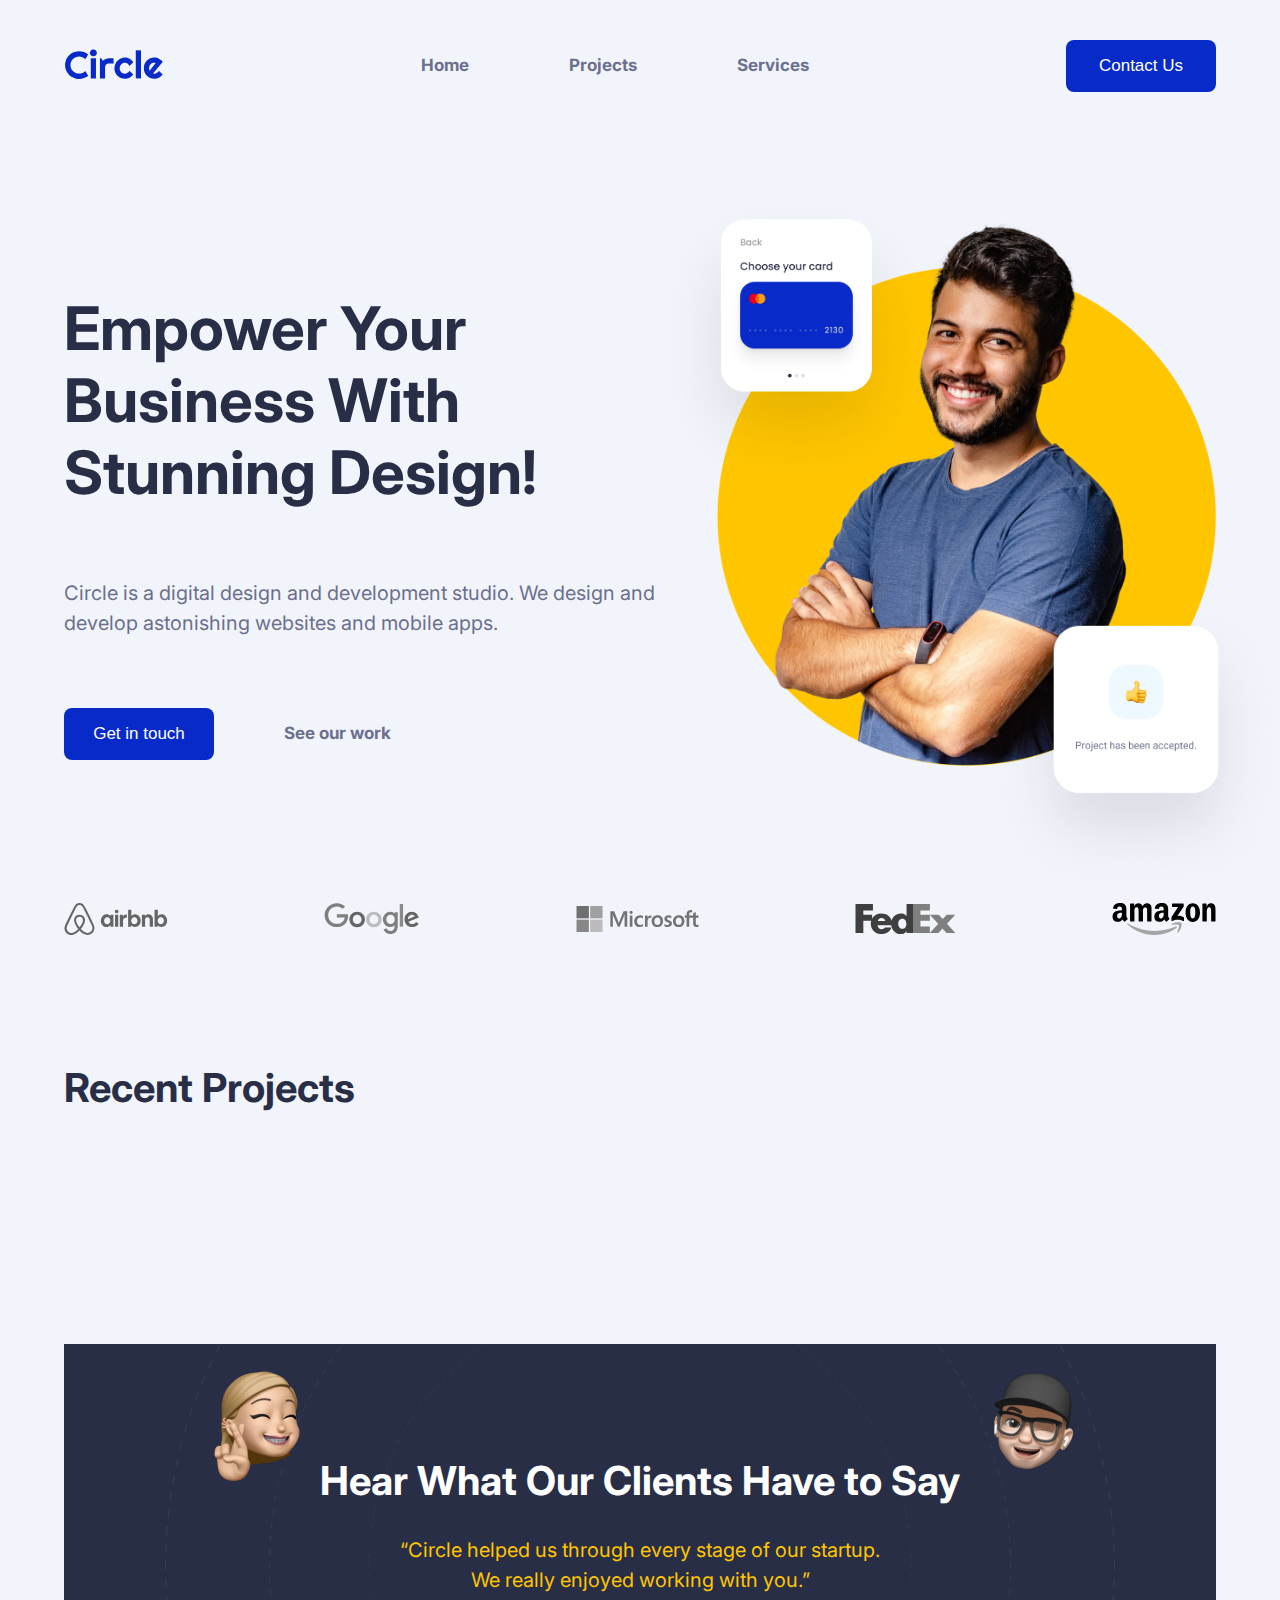
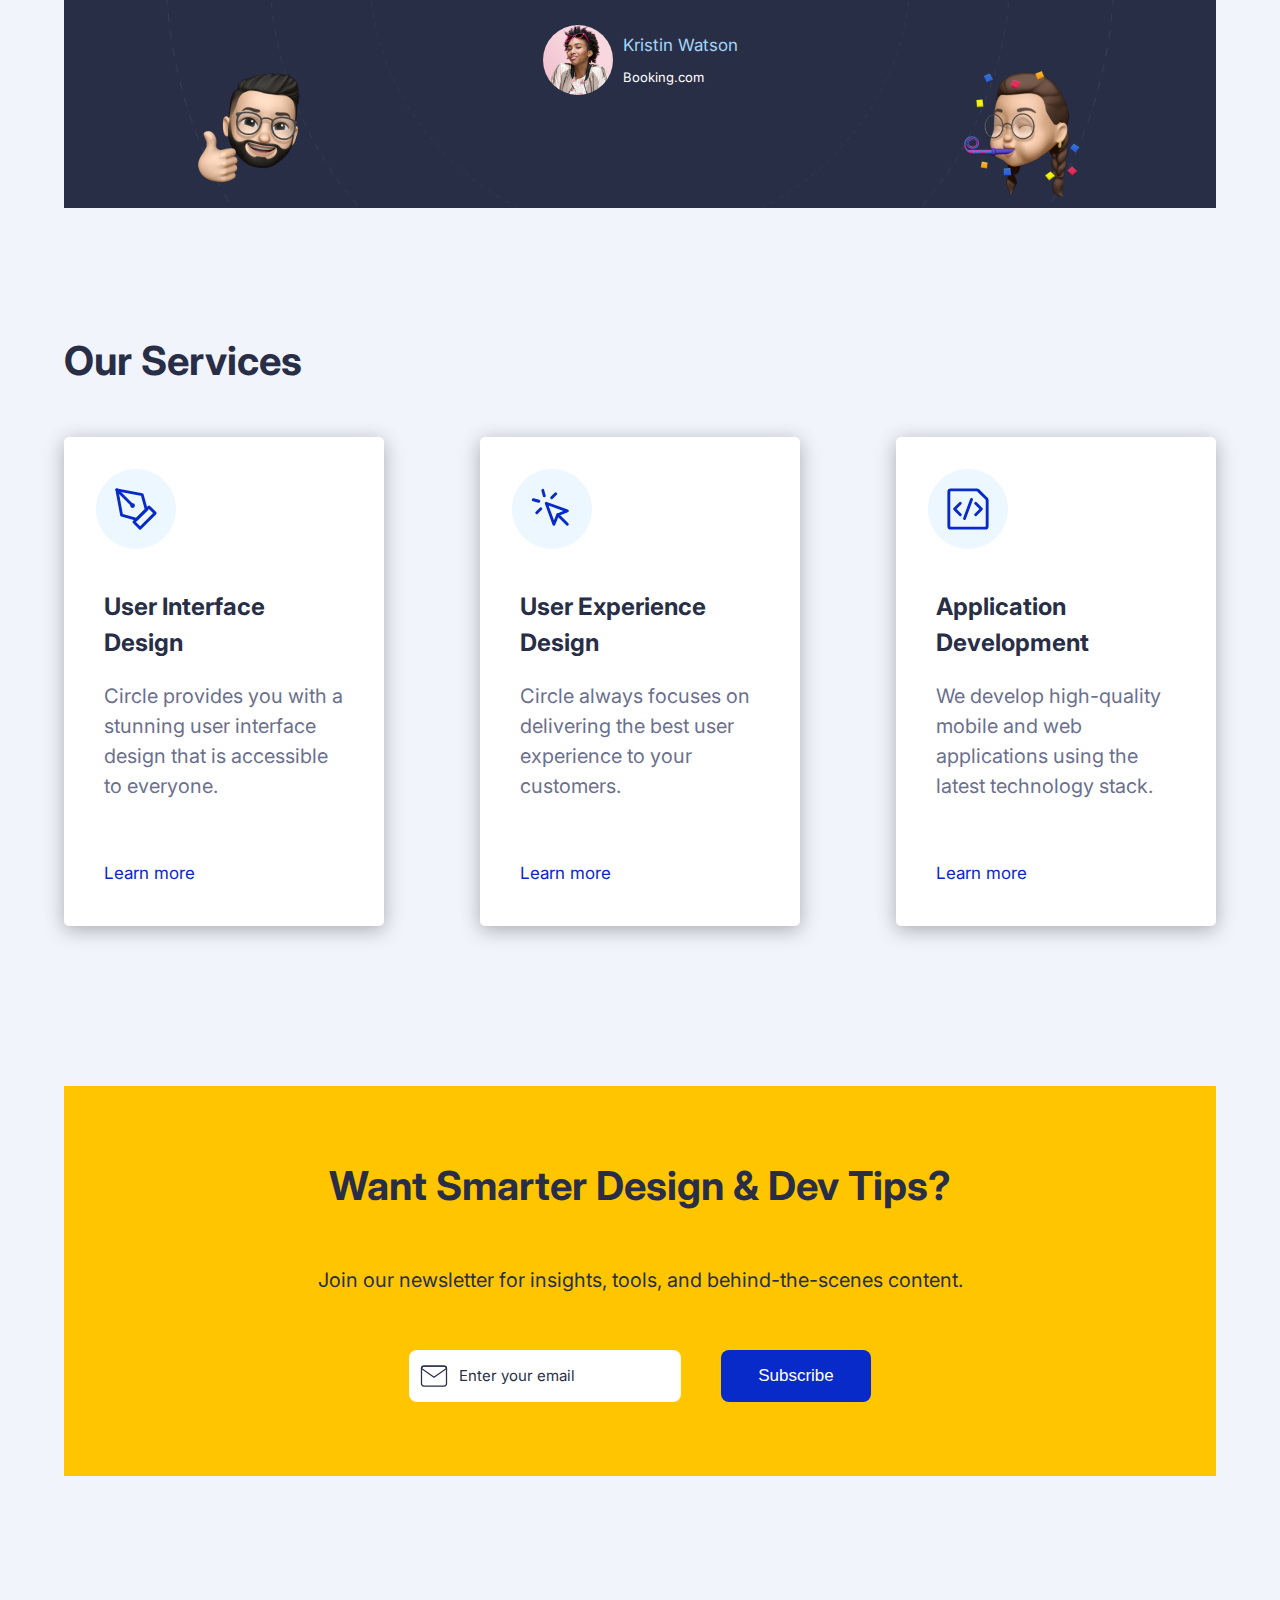
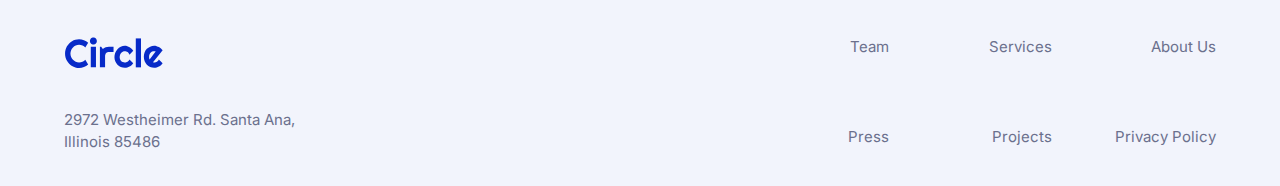
<file: index.html>
<!DOCTYPE html>
<html lang="en">
<head>
    <meta charset="UTF-8">
    <meta name="viewport" content="width=device-width, initial-scale=1.0">
    <title>Document</title>
    <link rel="stylesheet" href="/css/styles.css">
</head>
<body>
    <!DOCTYPE html>
<html lang="en">
  <head>
    <meta charset="UTF-8" />
    <meta name="viewport" content="width=device-width, initial-scale=1.0" />
    <title>Circle</title>
    <link rel="stylesheet" href="/css/styles.css" />
    <link rel="preconnect" href="https://fonts.googleapis.com" />
    <link rel="preconnect" href="https://fonts.gstatic.com" crossorigin />
    <link
      href="https://fonts.googleapis.com/css2?family=Inter:ital,opsz,wght@0,14..32,100..900;1,14..32,100..900&display=swap"
      rel="stylesheet"
    />
  </head>
  <body>
    <div id="header"></div>
    <div id="mobile-header"></div>
    <div id="overlay-menu"></div>
      

    <section class="hero">
      <div class="hero-left">
        <h1>Empower Your Business With Stunning Design!</h1>
        <p class="body-regular">
          Circle is a digital design and development studio. We design and
          develop astonishing websites and mobile apps.
        </p>
        <div class="hero-buttons">
          <button class="button-1">
            <a class="button-text" href="contact-page.html"
              >Get in touch</a
            >
          </button>
          <a class="headline-text-medium" href="projects/1.html"
            >See our work</a
          >
        </div>
      </div>
      <div class="hero-right">
        <img
          src="/project-assets/hero-section/hero-image.png"
          alt="Pretty photo of one of our hero employees"
          class="hero-img"
        />
        <img
          src="/project-assets/hero-section/card-2.png"
          alt="thumbs up icon"
          class="hero-card"
          id="card-2"
        />
        <img
          src="/project-assets/hero-section/card-1.png"
          alt="credit card icon"
          class="hero-card"
          id="card-1"
        />
      </div>
    </section>
    <section class="clients">
      <img
        src="/project-assets/logos/airbnb-logo.svg"
        alt="airbnb logo"
        class="client-logo"
      />
      <img
        src="/project-assets/logos/google-logo.svg"
        alt="google logo"
        class="client-logo"
      />
      <img
        src="/project-assets/logos/microsoft-logo.svg"
        alt="microsoft logo"
        class="client-logo"
      />
      <img
        src="/project-assets/logos/fedex-logo.svg"
        alt="fedex logo"
        class="client-logo"
      />
      <img
        src="/project-assets/logos/amazon-logo.svg"
        alt="amazon logo"
        class="client-logo"
      />
    </section>
    
    <h3 id="projects-section" class="section-title">Recent Projects</h3>
    <section id="other-projects-section" class="projects">
     
    </section>

    <section class="testimonials-background">
      
      <div class="testimonials">
        <br />
        <h3 class="colorwhite">Hear What Our Clients Have to Say</h3>
        <p class="coloryellow body-regular">
          “Circle helped us through every stage of our startup. <br />
          We really enjoyed working with you.”
        </p>
        <div class="client-testimonial">
          <img
            src="/project-assets/testimonial-section/profile.png"
            alt="Photo of Kristin Watson"
            class="client-photo"
          />
          <div id="client-info">
            <p class="colorlightblue headline-text-regular">Kristin Watson</p>
            <p class="colorwhite caption-2">Booking.com</p></div
          >
          </div>
        <br />
        <img
          class="orbit-image"
          src="/project-assets/testimonial-section/orbit.png"
          alt="orbit"
        />
          <div class="container-emoji">
        <img
          src="/project-assets/testimonial-section/memoji-1.png"
          alt="emoji-1"
        />
        <img
          src="/project-assets/testimonial-section/memoji-2.png"
          alt="emoji-2"
        />
        <img
          src="/project-assets/testimonial-section/memoji-3.png"
          alt="emoji-3"
        />
        <img
          src="/project-assets/testimonial-section/memoji-4.png"
          alt="emoji-4"
        />
      </div>
      </div>
    
    </section>

    <h3 id="services-section" class="section-title">Our Services</h3>
    <br />
    <section class="projects">
      <div class="project-card">
        <div class="service-icon"
          ><img src="/project-assets/services-section/icons/1.svg" />
      </div>
        <div class="project-card-text">
          <h5 class="body-medium">User Interface Design</h5>
          <p class="body-regular">
            Circle provides you with a stunning user interface design that is
            accessible to everyone.
          </p>
          <br />
          <a class="headline-link-regular" href="www.example.com">Learn more</a>
        </div>
      </div>
      <div class="project-card">
        <div class="service-icon"
          ><img src="/project-assets/services-section/icons/2.svg" />
      </div>
        <div class="project-card-text">
          <h5 class="body-medium">User Experience Design</h5>
          <p class="body-regular">
            Circle always focuses on delivering the best user experience to your customers.
          </p>
          <br />
          <a class="headline-link-regular" href="www.example.com">Learn more</a>
        </div>
      </div>
      <div class="project-card">
        <div class="service-icon">
            <img src="/project-assets/services-section/icons/3.svg" />
        </div>
        <div class="project-card-text">
          <h5 class="body-medium">Application Development</h5>
          <p class="body-regular">
            We develop high-quality mobile and web applications using the latest technology stack.
          </p>
          <br />
          <a class="headline-link-regular" href="www.example.com">Learn more</a>
        </div>
      </div>
    </section>
    <section class="questions-container">
        <h3>Want Smarter Design & Dev Tips?</h3>
        <text class="body-regular colordarkgray">Join our newsletter for insights, tools, and behind-the-scenes content.</text>
        <div class="subscription-container">
            <input class="emailinput headline-text-regular" type="email" placeholder="Enter your email" />
            <button class="button-1"><a class="button-text" href="https://www.example.com">Subscribe</a></div>
    </section>
    <div id="footer"></div>
    <script src="/scripts/project-cards-component.js"></script>
    <script src="/scripts/index-script.js"></script>
    <script src="/scripts/header-footer-script.js"></script>
  
</body>
</html>
</file>
<file: css/styles.css>
body {
  font-family: 'Inter', 'Times New Roman';
  color: #6b708d;
  background-color: #f2f4fc;
  padding: 0 5vw;
  margin: 0 auto;
  max-width: 1300px;
}

/* Font sizes and weights */
h1 {
  font-size: 60px;
  font-weight: bold;
  color: #292e47;
  margin: 0;
}

h2 {
  font-size: 50px;
  font-weight: bold;
  color: #292e47;
  margin: 0;
}

h3 {
  font-size: 40px;
  font-weight: bold;
  color: #292e47;
  margin: 0;
}

h4 {
  font-size: 24px;
  font-weight: bold;
  color: #292e47;
  margin: 0;
}

.body-medium {
  font-size: 24px;
  color: #292e47;
  margin: 0;
  line-height: 1.5;
}

.body-regular {
  font-size: 20px;
  color: #6b708d;
  margin: 0;
  line-height: 1.5;
}

.headline-text-regular {
  font-size: 17px;
  color: #6b708d;
  margin: 0;
  line-height: 1.5;
}

.headline-text-regular-dark {
  font-size: 17px;
  color: #292e47;
  margin: 0;
  line-height: 1.5;
}

.headline-link-regular {
  font-size: 17px;
  color: #072ac8;
  margin: 0;
  line-height: 1.5;
}

.headline-link-regular:hover {
  color: #031f9e;
  font-weight: bold;
  transition: 0.3s;
  margin: 0;
  line-height: 1.5;
}

.headline-text-medium {
  font-size: 17px;
  font-weight: bold;
  color: #6b708d;
  margin: 0;
  line-height: 1.5;
}

.headline-text-medium:hover {
  color: #072ac8;
  transition: 0.3s;
  margin: 0;
  line-height: 1.5;
}

.caption-1 {
  font-size: 15px;
  color: #6b708d;
  margin: 0;
  line-height: 1.5;
}

.caption-2 {
  font-size: 13px;
  color: #6b708d;
  margin: 0;
  line-height: 1.5;
}

/* Buttons */

.button-1 {
  font-size: 17px;
  font-weight: medium;
  color: #ffffff;
  background-color: #072ac8;
  border-radius: 8px;
  padding: 10px 20px;
  border: none;
  height: 52px;
  width: 150px;
  a {
    font-size: 17px;
    font-weight: medium;
    color: #ffffff;
  }
}

a {
  text-decoration: none;
}

.button-1:hover {
  background-color: #031f9e;
  transition: 0.3s;
}

/* Header */

.header {
  display: flex;
  justify-content: space-between;
  height: 100px;
  padding-top: 1rem;
  align-content: center;
  align-items: center;
  padding-bottom: 5rem;
  img {
    width: 100px;
    height: auto;
  }
}

.navigation {
  display: flex;
  height: 52px;
  justify-content: space-between;
  align-content: center;
  align-items: center;
  a {
    padding-right: 50px;
    padding-left: 50px;
  }
}

.hamburger {
  display: none;
}

/* Hero */

.hero {
  display: flex;
  padding-top: 1rem;
  height: auto;
}

.hero-left {
  display: flex;
  min-width: 450px;
  height: auto;
  flex-direction: column;
  padding-top: 80px;
  padding-right: 50px;
  gap: 70px;
}

.hero-buttons {
  display: flex;
  height: 52px;
  align-items: center;
  gap: 70px;
  flex-wrap: nowrap;
}

.hero-right {
  position: relative;
  max-height: 600px;
}

/* Images Hero */

.hero-img {
  max-width: 500px;
  height: auto;
}

.hero-card {
  width: 60%;
  position: absolute;
}

#card-1 {
  top: -30px;
  left: -70px;
  filter: drop-shadow (black 1rem 1rem 5px);
}

#card-2 {
  top: 380px;
  right: -70px;
  filter: drop-shadow (black 1rem 1rem 5px);
}

/* Clients Section  */

.clients {
  display: flex;
  justify-content: space-between;
  margin-top: 8rem;
}

.client-logo {
  filter: grayscale(100%);
  size: 100%;
  transition: 0.2s;
}

.client-logo:hover {
  filter: none;
  transition: 0.3s;
  transform: scale(1.2);
}

/* Projects Section */

.section-title {
  margin-top: 8rem;
}

.projects {
  display: flex;
  justify-content: space-between;
  padding-top: 2rem;
}

.project-card {
  background-color: white;
  width: 320px;
  min-width: 270px;
  border-radius: 5px;
  box-shadow: 0px 4px 20px rgba(0, 0, 0, 0.3);
  transition: 0.2s;
}

.project-card:hover {
  transform: scale(1.05);
  transition: 0.3s;
}

.project-image {
  width: 100%;
  height: 220px;
  object-fit: cover;
  margin: 0;
  padding: 0;
  border-radius: 5px 5px 0px 0px;
}

.project-card-text {
  padding: 40px;
  gap: 20px;
  display: flex;
  flex-direction: column;
}

.colorwhite {
  color: white;
}
/* Testimonials  */
.testimonials {
  display: flex;
  position: relative;
  align-content: space-around;
  flex-direction: column;
  justify-content: space-evenly;
  align-items: center;
  background-color: #292e47;
  min-height: 400px;
  margin-top: 200px;
  max-width: 1300px;
  width: auto;
  text-align: center;
  padding: 2rem;
}

.coloryellow {
  color: #ffc600;
}

.client-testimonial {
  display: flex;
  gap: 10px;
}

.client-photo {
  width: 70px;
  height: 70px;
  object-fit: cover;
  border-radius: 50%;
}

.colorlightblue {
  color: #a2d6f9;
}

#client-info {
  display: flex;
  flex-direction: column;
  gap: 10px;
  justify-content: center;
  text-align: left;
}

.orbit-image {
  position: absolute;
  top: -50px;
  left: 0px;
  width: 100%;
  object-fit: contain;
}

.container-emoji {
  display: grid;
  grid-template-columns: repeat(2, 1fr);
  grid-template-rows: repeat(2, 1fr);
  width: 100%;
  column-gap: 400px;
  row-gap: 150px;
  height: auto;
  align-items: center;
  justify-content: space-evenly;
  align-content: space-evenly;
  justify-items: center;
  position: absolute;
  img {
    width: 150px;
    height: auto;
  }
}
/* Services Section  */
.service-icon {
  margin-top: 2rem;
  margin-left: 2rem;
  display: inline-flex;
  align-items: center;
  justify-content: center;
  box-sizing: border-box;
  padding: 17px;
  border-radius: 50%;
  background-color: #ecf7ff;
  width: 80px;
  height: 80px;
}

.service-icon img {
  width: 100%;
  height: 100%;
  object-fit: contain;
  display: block;
}
/* Newsletter container  */
.questions-container {
  margin: 10rem 0rem 10rem 0rem;
  display: flex;
  height: auto;
  min-height: 350px;
  background-color: #ffc600;
  flex-direction: column;
  align-items: center;
  justify-content: space-evenly;
  padding: 20px;
}

.subscription-container {
  display: flex;
  flex-wrap: wrap;
  gap: 20px;
  width: auto;
}

.colordarkgray {
  color: #292e47;
}

.emailinput {
  height: 50px;
  width: 220px;
  border-radius: 8px;
  border: none;
  padding-left: 50px;
  background-color: #ffffff;
  color: #292e47;
  font-size: 17px;
  margin-right: 20px;
  background-image: url(/project-assets/newsletter/icon/mail.svg);
  background-repeat: no-repeat;
  background-position: 10px center;
}

.emailinput::placeholder {
  color: #292e47;
  font-size: 15px;
  font-family: 'Inter', 'Times New Roman';
}

footer {
  display: flex;
  justify-content: space-between;
  height: 150px;
  line-height: 1.5;
}

.footer-left {
  display: flex;
  flex-direction: column;
  gap: 40px;
  justify-content: left;
  img {
    width: 100px;
    height: auto;
  }
}

.footer-right {
  display: grid;
  width: 40%;
  gap: 30px;
  grid-template-columns: repeat(3, 1fr);
  grid-template-rows: repeat(2, 1fr);
  justify-items: end;
}

.footer-right a:hover {
  color: #072ac8;
  transition: 0.3s;
}

/* Media Query Style for Tablet */
@media (min-width: 768px) and (max-width: 1023px) {
  .projects {
    flex-direction: column;
    align-items: center;
    gap: 2rem;
  }
  .project-card {
    width: 90%;
    min-width: 500px;
    max-width: 700px;
    height: auto;
  }
  .hero-card {
    display: block;
    visibility: hidden;
    position: absolute;
    margin: 0;
    padding: 0;
    top: 0;
    right: 0;
    left: 0;
    bottom: 0;
  }
  .hero {
    display: flex;
    padding-top: 1rem;
    height: auto;
    flex-direction: column-reverse;
    align-items: center;
  }
  .container-emoji {
    visibility: hidden;
  }
}

/* Media Query Style for Smartphone */

@media (max-width: 767px) {
  /*body*/
  body {
    padding: 0 3vw;
    margin-right: 2vw;
    margin-left: 2vw;
  }
  /*typo*/
  h1 {
    font-size: 28px;
  }
  h2 {
    font-size: 24px;
  }
  h3 {
    font-size: 20px;
  }
  p {
    font-size: 16px;
  }
  .body-medium {
    font-size: 16px;
  }
  .body-regular {
    font-size: 16px;
  }
  .headline-text-regular {
    font-size: 14px;
  }
  .headline-text-regular-dark {
    font-size: 14px;
  }
  .headline-link-regular {
    font-size: 14px;
  }
  .headline-link-regular:hover {
    font-size: 14px;
  }
  .headline-text-medium {
    font-size: 14px;
  }
  .headline-text-medium:hover {
    font-size: 14px;
  }
  .caption-1 {
    font-size: 12px;
  }
  .caption-2 {
    font-size: 12px;
  }

  .button-text {
    font-size: 8px;
  }

  /*header*/
  .header {
    display: flex;
    justify-content: space-between;
    height: auto;
    align-items: center;
    gap: 5rem;
    width: 100%;
    img {
      width: 100px;
      height: auto;
      margin: 0;
      padding: 0;
    }
    .button-1 {
      display: none;
      margin-top: 0.5rem;
      height: 40px;
    }
  }

  .overlay {
    display: none;
  }

  /*hero*/
  .hero {
    flex-direction: column-reverse;
    align-items: center;
    text-align: center;
    margin: 0;
    margin-top: 1rem;
    padding: 0;
    height: auto;
    .button-1 {
      height: 50px;
    }
  }

  img.hero-img {
    width: 100%;
    height: auto;
    scale: 1;
    padding: 0;
    margin: 0;
  }

  .hero-card {
    display: block;
    visibility: hidden;
    position: absolute;
    margin: 0;
    padding: 0;
    top: 0;
    right: 0;
    left: 0;
    bottom: 0;
  }

  .hero-left {
    margin-top: 0;
    padding: 1rem;
    text-align: center;
    height: auto;
    min-width: 100%;
    gap: 2rem;
  }

  .hero-buttons {
    flex-direction: column;
    gap: 2rem;
  }

  /*clients*/
  .clients {
    flex-direction: column;
    align-items: center;
    gap: 2rem;
    margin-top: 5rem;
    margin-bottom: 3rem;
  }
  /*projects*/
  .projects {
    margin-top: 0rem;
    flex-direction: column;
    align-items: center;
    gap: 2rem;
  }

  .project-card {
    width: 100%;
    height: auto;
    margin: 0;
    padding: 0;
  }

  .project-card-text {
    padding: 20px;
    gap: 20px;
    display: flex;
    flex-direction: column;
  }

  .project-image {
    width: 100%;
    height: 180px;
    object-fit: cover;
    margin: 0;
    padding: 0;
    border-radius: 5px 5px 0px 0px;
  }

  .section-title {
    margin-top: 5rem;
  }

  .project-card {
    width: 90%;
    min-width: 300px;
    max-width: 350px;
  }
  /*testimonials*/
  .testimonials {
    flex-direction: column;
    align-items: center;
    margin-top: 5rem;
    padding: 1rem;
    height: auto;
    min-height: 350px;
  }

  .testimonials-background {
    height: auto;
  }

  .container-emoji {
    display: block;
    visibility: hidden;
    width: 10;
  }
  /*newsletter*/
  .questions-container {
    flex-direction: column;
    align-items: center;
    text-align: center;
    gap: 1rem;
    margin-top: 5rem;
    margin-bottom: 5rem;
  }

  .subscription-container {
    flex-direction: column;
    align-items: center;
    text-align: center;
    gap: 2rem;
  }

  .emailinput {
    margin: 0;
  }

  /*footer*/
  footer {
    flex-direction: column;
    align-items: left;
    gap: 2rem;
    width: 100%;
  }

  .footer-right {
    grid-template-columns: repeat(2, 1fr);
    justify-items: center;
    width: 100%;
    padding-bottom: 1rem;
    flex-direction: column;
    gap: 2rem;
  }
}

/*PROJECT PAGE*/

.subtitle-container {
  display: flex;
  align-items: flex-end;
  justify-content: space-between;
  margin-top: 2rem;
  padding-bottom: 2rem;
}

.big-image-container {
  position: relative;
  display: inline-block;
  width: 100%;
  height: auto;
  object-fit: cover;
  margin: 0;
  padding: 0;
}

.big-image-project {
  position: relative;
  z-index: 2;
  display: block;
  width: 100%;
  height: 400px;
  object-fit: cover;
}

.blur {
  position: absolute;
  width: 100%;
  height: 100%;
  z-index: 1;
  filter: blur(25px);
  opacity: 0.3;
}

.project-paragraph {
  margin-top: 3rem;
  margin-bottom: 3rem;
  padding: 0;
  text-align: left;
  white-space: pre-line;
  line-height: 1.5;
}

.Other-projects-carrousel {
  margin-top: 3rem;
}

@media (max-width: 767px) {
  .project-description {
    margin-top: 1rem;
  }
  .subtitle-container {
    margin-top: 1rem;
    padding-bottom: 1rem;
  }
  .big-image-project {
    max-height: 240px;
  }
  .subtitle-container {
    flex-direction: column;
    flex-wrap: wrap;
    align-items: flex-start;
  }
  .project-paragraph {
    margin-top: 2rem;
    margin-bottom: 1rem;
  }
  .section-title {
    margin-top: 3rem;
  }
}

/*CONTACT PAGE*/

.contact-section {
  height: auto;
  margin-bottom: 4rem;
}

.contact-form {
  margin-top: 5rem;
  border: none;
  width: 100%;
  gap: 2rem;
}

.input-field-form {
  height: 50px;
  width: 100%;
  border-radius: 8px;
  border: none;
  background-color: #e9edf8;
  color: #292e47;
  font-size: 17px;
  margin-bottom: 1rem;
  padding-left: 1rem;
  font-family: 'Inter', 'Times New Roman';
}

.input-field-form::placeholder {
  color: #6b708d;
  font-size: 17px;
  font-family: 'Inter', 'Times New Roman';
}

.input-field-form-small {
  height: 50px;
  width: 100%;
  border-radius: 8px;
  border: none;
  background-color: #e9edf8;
  color: #292e47;
  font-size: 17px;
  margin-bottom: 1rem;
  padding-left: 1rem;
  font-family: 'Inter', 'Times New Roman';
}

.input-field-form-small::placeholder {
  color: #6b708d;
  font-size: 17px;
  font-family: 'Inter', 'Times New Roman';
}

.input-field-message {
  height: 10rem;
  width: 100%;
  height: 30vh;
  border-radius: 8px;
  border: none;
  background-color: #e9edf8;
  color: #292e47;
  font-size: 17px;
  margin-bottom: 3rem;
  padding-left: 1rem;
  padding-top: 1rem;
  font-family: 'Inter', 'Times New Roman';
  font-size: 17px;
}

.input-field-message::placeholder {
  color: #6b708d;
  font-size: 17px;
  font-family: 'Inter', 'Times New Roman';
}

.contact-form-row {
  display: flex;
  flex-direction: row;
  gap: 3rem;
  justify-content: space-between;
  width: 100%;
  div {
    width: 100%;
  }
}

.button-contactform {
  font-size: 17px;
  font-weight: medium;
  color: #ffffff;
  background-color: #072ac8;
  border-radius: 8px;
  padding: 10px 20px;
  border: none;
  height: 52px;
  width: 100%;
  a {
    font-size: 17px;
    font-weight: medium;
    color: #ffffff;
  }
}

.button-contactform:hover {
  background-color: #031f9e;
  transition: 0.3s;
}

.form-success-message {
  display: none;
  color: #072ac8;
  margin-top: 2rem;
}

/*MEDIA QUERY FOR CONTACT PAGE*/
@media (max-width: 767px) {
  .contact-section{
    margin-right: 1rem;
  }
  
  .contact-form-row {
    flex-direction: column;
    gap: 1rem;
    justify-content: center;
    width: 100%;
  }
  .input-field-form-small {
    width: 100%;
  }
  .contact-form {
    margin-top: 2rem;
  }
}

/*HIDE NAVIGATION FOR MOBILE AND OVERLAY ON DESKTOP*/

.mobile-header {
  display: none;
}

.overlay {
  display: none;
}
/*MEDIA QUERY FOR HAMBURGER MENU OVERLAY*/
@media (max-width: 768px) {
  .header {
    display: none;
    position: fixed;
    height: 0;
    img {
      display: none;
    }
  }

  .mobile-header {
    display: flex;
    width: 100%;
    margin-top: 1rem;
    margin-bottom: 3rem;
    justify-content: space-between;
    img {
      width: 100px;
      height: auto;
    }
    .hamburger {
      display: block;
      width: 25px;
      background-image: url(/project-assets/header-icon/hamburger-2.svg);
      background-size: contain;
      background-repeat: no-repeat;
      background-color: transparent;
      border: none;
    }
  }

  .overlay {
    display: none;
    position: fixed;
    top: 0;
    left: 0;
    right: 0;
    bottom: 0;
    height: 100%;
    width: 100%;
    background-color: #f2f4fc;
    z-index: 100;
    flex-direction: column;
    align-items: center;
    color: white;
  }

  .overlay.show {
    display: flex;
  }

  .overlay-top {
    position: absolute;
    top: 1rem;
    left: 5vw;
    right: 5vw;
    display: flex;
    justify-content: space-between;
    align-items: center;
    img {
      width: 100px;
      height: auto;
    }
  }

  .close-button {
    width: 15px;
    height: 15px;
    background-image: url(/project-assets/header-icon/close.svg);
    background-size: contain;
    background-repeat: no-repeat;
    background-color: transparent;
    border: none;
  }

  .overlay-content {
    display: flex;
    position: absolute;
    align-items: flex-end;
    top: 70px;
    right: 5vw;
    flex-direction: column;
    gap: 2rem;
    text-align: center;
    font-size: 1.2rem;
    .button-1 {
      display: flex;
      justify-content: center;
      align-items: center;
      height: 40px;
    }
  }
}
</file>
